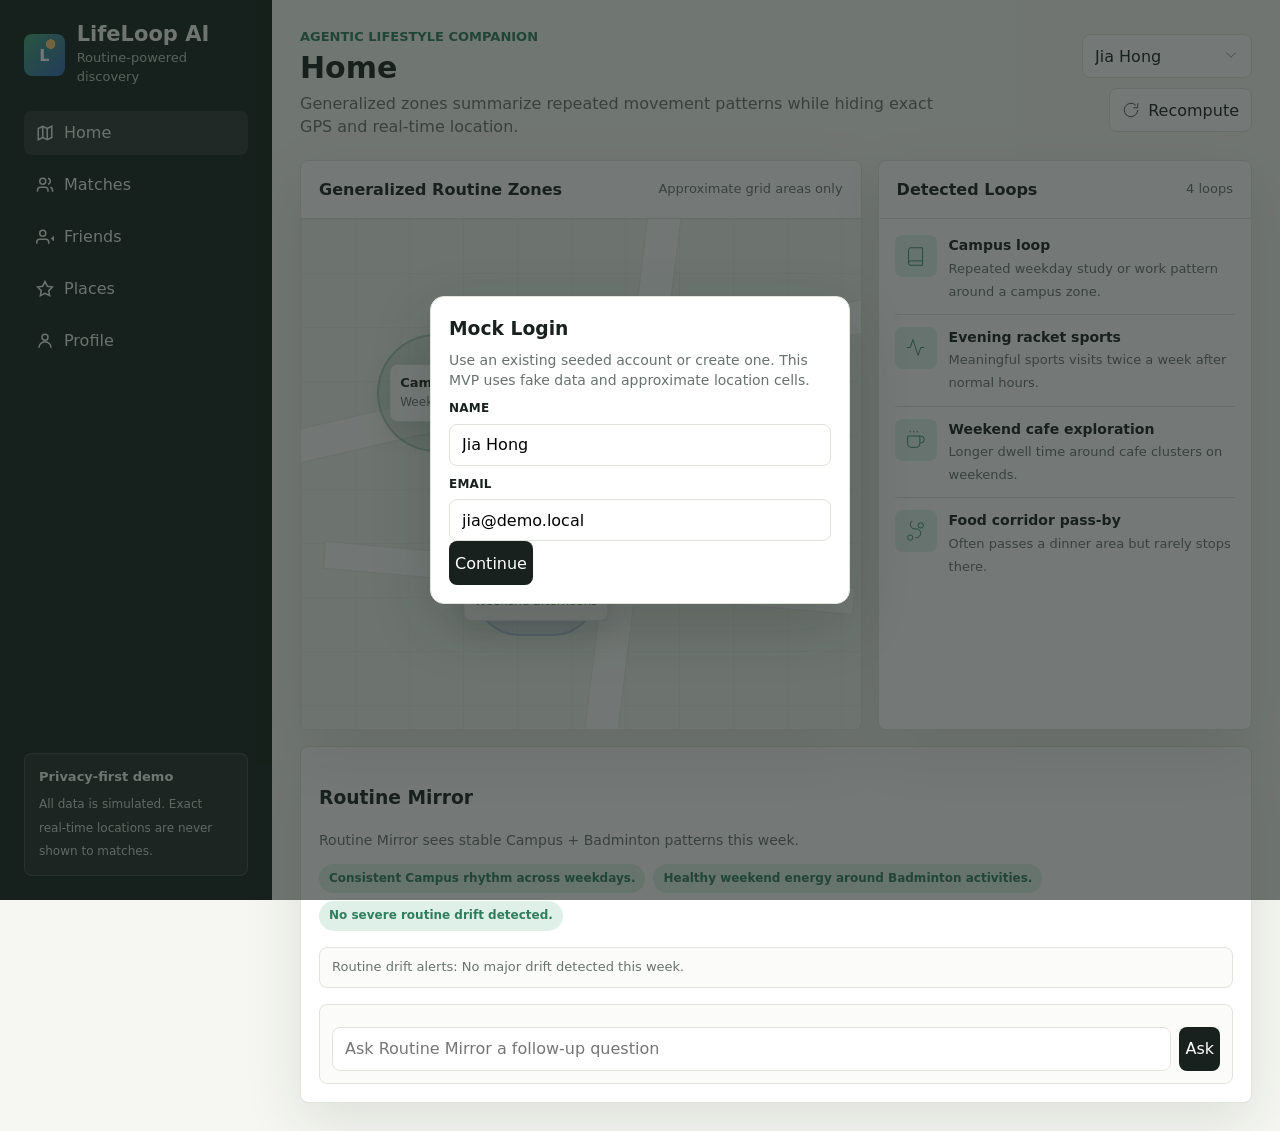
<file: index.html>
<!doctype html>
<html lang="en">
<head>
  <meta charset="utf-8">
  <meta name="viewport" content="width=device-width, initial-scale=1">
  <meta name="description" content="LifeLoop AI is a privacy-first lifestyle matching and mission generation demo built for an AI agents hackathon.">
  <meta name="theme-color" content="#15211b">
  <meta name="mobile-web-app-capable" content="yes">
  <meta name="apple-mobile-web-app-capable" content="yes">
  <meta name="apple-mobile-web-app-title" content="LifeLoop AI">
  <title>LifeLoop AI</title>
  <link rel="stylesheet" href="src/styles.css">
</head>
<body>
  <div class="shell">
    <aside>
      <div class="brand">
        <div class="mark">L</div>
        <div>
          <h1>LifeLoop AI</h1>
          <p>Routine-powered discovery</p>
        </div>
      </div>

      <nav aria-label="Primary">
        <button class="nav-button active" data-section="routine" title="Home">
          <svg viewBox="0 0 24 24" fill="none" stroke="currentColor"><path d="M9 18l-6 3V6l6-3 6 3 6-3v15l-6 3-6-3z"/><path d="M9 3v15"/><path d="M15 6v15"/></svg>
          <span>Home</span>
        </button>
        <button class="nav-button" data-section="matches" title="Matches">
          <svg viewBox="0 0 24 24" fill="none" stroke="currentColor"><path d="M16 21v-2a4 4 0 0 0-4-4H6a4 4 0 0 0-4 4v2"/><circle cx="9" cy="7" r="4"/><path d="M22 21v-2a4 4 0 0 0-3-3.87"/><path d="M16 3.13a4 4 0 0 1 0 7.75"/></svg>
          <span>Matches</span>
        </button>
        <button class="nav-button" data-section="friends" title="Friends">
          <svg viewBox="0 0 24 24" fill="none" stroke="currentColor"><path d="M17 21v-2a4 4 0 0 0-4-4H5a4 4 0 0 0-4 4v2"/><circle cx="9" cy="7" r="4"/><path d="M23 11v6"/><path d="M20 14h6"/></svg>
          <span>Friends</span>
        </button>
        <button class="nav-button" data-section="missions" title="Places">
          <svg viewBox="0 0 24 24" fill="none" stroke="currentColor"><path d="M12 2l3.09 6.26L22 9.27l-5 4.87L18.18 21 12 17.77 5.82 21 7 14.14l-5-4.87 6.91-1.01L12 2z"/></svg>
          <span>Places</span>
        </button>
        <button class="nav-button" data-section="profile" title="Profile">
          <svg viewBox="0 0 24 24" fill="none" stroke="currentColor"><path d="M20 21a8 8 0 0 0-16 0"/><circle cx="12" cy="7" r="4"/></svg>
          <span>Profile</span>
        </button>
      </nav>

      <div class="privacy-note">
        <strong>Privacy-first demo</strong>
        <span>All data is simulated. Exact real-time locations are never shown to matches.</span>
      </div>
    </aside>

    <main>
      <header class="topbar">
        <div>
          <p class="kicker">Agentic lifestyle companion</p>
          <h2 id="page-title">Home</h2>
          <p class="subtitle" id="page-subtitle">LifeLoop learns monthly movement patterns, then matches people and places without exposing exact live location.</p>
        </div>
        <div class="toolbar">
          <div class="select-wrap">
            <select id="user-select" aria-label="Select demo user"></select>
            <svg viewBox="0 0 24 24" fill="none" stroke="currentColor"><path d="m6 9 6 6 6-6"/></svg>
          </div>
          <button class="ghost-button" id="rerun">
            <svg viewBox="0 0 24 24" fill="none" stroke="currentColor"><path d="M21 12a9 9 0 1 1-2.64-6.36"/><path d="M21 3v6h-6"/></svg>
            <span>Recompute</span>
          </button>
        </div>
      </header>

      <section id="routine" class="section active">
        <div class="grid two">
          <div class="panel">
            <div class="panel-head">
              <h3>Generalized Routine Zones</h3>
              <span>Approximate grid areas only</span>
            </div>
            <div class="map" id="map"></div>
          </div>
          <div class="panel">
            <div class="panel-head">
              <h3>Detected Loops</h3>
              <span id="loop-count">0 loops</span>
            </div>
            <div class="routine-list" id="routine-list"></div>
          </div>
        </div>
        <div class="panel pad inset-top">
          <h3>Routine Mirror</h3>
          <p class="explain" id="routine-mirror-summary">Weekly routine summary is loading.</p>
          <div class="tag-row" id="routine-mirror-highlights"></div>
          <div class="inline-note inset-top" id="routine-mirror-alerts"></div>
          <div class="chat-shell inset-top">
            <div class="chat-messages" id="routine-chat-log"></div>
            <div class="chat-input-row">
              <input class="field-input" id="routine-chat-input" placeholder="Ask Routine Mirror a follow-up question">
              <button class="connect" id="routine-chat-send">Ask</button>
            </div>
          </div>
        </div>
      </section>

      <section id="summary" class="section">
        <div class="grid">
          <div class="panel pad">
            <p class="summary-text" id="summary-text"></p>
            <div class="tag-row" id="summary-tags"></div>
            <div class="metric-row" id="metrics"></div>
            <div class="inline-note inset-top" id="home-note"></div>
          </div>
          <div class="grid three">
            <div class="panel pad">
              <div class="iconbox"><svg viewBox="0 0 24 24" fill="none" stroke="currentColor"><path d="M12 8V4H8"/><rect width="16" height="12" x="4" y="8" rx="2"/><path d="M9 13v2"/><path d="M15 13v2"/></svg></div>
              <h3>Onboarding & Permission</h3>
              <p class="explain" id="onboarding-copy">Explain why tracking is approximate, privacy-safe, and revocable at any time.</p>
            </div>
            <div class="panel pad">
              <div class="iconbox"><svg viewBox="0 0 24 24" fill="none" stroke="currentColor"><circle cx="12" cy="12" r="10"/><path d="M12 6v6l4 2"/></svg></div>
              <h3>Routine Profile Window</h3>
              <p class="explain" id="profile-window-copy">Build profile using latest 30 days of compressed routes and stay points.</p>
            </div>
            <div class="panel pad">
              <div class="iconbox"><svg viewBox="0 0 24 24" fill="none" stroke="currentColor"><path d="M20 13c0 5-3.5 7.5-7.66 8.95a1 1 0 0 1-.68 0C7.5 20.5 4 18 4 13V6a1 1 0 0 1 1-1c2 0 4.5-1.2 6.24-2.72a1.17 1.17 0 0 1 1.52 0C14.51 3.81 17 5 19 5a1 1 0 0 1 1 1v7z"/></svg></div>
              <h3>Live Privacy Guardrail</h3>
              <p class="explain" id="guardrail-copy">Matching and recommendations are automatically disabled when privacy toggles are off.</p>
            </div>
          </div>
        </div>
      </section>

      <section id="matches" class="section">
        <div class="card-grid" id="match-list"></div>
      </section>

      <section id="friends" class="section">
        <div class="grid two">
          <div class="panel pad">
            <h3>Liked People · Weekly Social Planner</h3>
            <p class="explain">Every liked profile gets 2-3 broad windows based on routine overlap.</p>
            <div class="friend-mini-list inset-top" id="liked-list"></div>
            <h3 class="inset-top">Mutual Friends</h3>
            <p class="explain">Only people with mutual likes can chat here.</p>
            <div class="friend-list inset-top" id="friend-list"></div>
          </div>
          <div class="panel pad">
            <h3 id="friend-chat-title">Friend Chat</h3>
            <p class="explain" id="friend-chat-subtitle">Select a mutual friend to start chatting.</p>
            <div class="tag-row" id="friend-windows"></div>
            <div class="place-scout-list inset-top" id="friend-place-scout"></div>
            <div class="chat-shell inset-top">
              <div class="chat-messages" id="friend-chat-messages"></div>
              <div class="chat-input-row">
                <input class="field-input" id="friend-chat-input" placeholder="Send a message">
                <button class="connect" id="friend-chat-send">Send</button>
              </div>
            </div>
            <div class="inline-note inset-top" id="safety-alert" hidden></div>
          </div>
        </div>
      </section>

      <section id="missions" class="section">
        <div class="grid two">
          <div class="panel">
            <div class="panel-head">
              <h3>Recommended Places</h3>
              <span id="points-total">0 results</span>
            </div>
            <div id="mission-list"></div>
          </div>
          <div class="panel pad">
            <h3>Route-Aware Missions</h3>
            <p class="explain">Missions are generated from frequent routine categories and compressed movement loops.</p>
            <div class="reward-grid inset-top" id="reward-list"></div>
          </div>
        </div>
      </section>

      <section id="profile" class="section">
        <div class="panel pad">
          <div class="panel-title-row">
            <h3>My Profile</h3>
            <span class="profile-message" id="profile-message"></span>
          </div>
          <div id="profile-editor"></div>
          <div class="profile-settings inset-top">
            <h3>Settings</h3>
            <p class="explain">Manage privacy controls and account access from here.</p>
            <div class="settings-grid inset-top" id="privacy-settings-form"></div>
            <div class="settings-actions inset-top">
              <button class="connect danger" id="delete-history">Delete Location History</button>
              <button class="connect secondary" id="logout-button">Log Out</button>
              <span class="explain" id="privacy-message"></span>
            </div>
          </div>
        </div>
      </section>
    </main>
  </div>

  <div class="overlay visible" id="login-modal" role="dialog" aria-modal="true" aria-labelledby="login-title">
    <div class="overlay-card">
      <h3 id="login-title">Mock Login</h3>
      <p class="explain">Use an existing seeded account or create one. This MVP uses fake data and approximate location cells.</p>
      <label class="field-label" for="login-name">Name</label>
      <input class="field-input" id="login-name" placeholder="Your name">
      <label class="field-label" for="login-email">Email</label>
      <input class="field-input" id="login-email" type="email" placeholder="you@example.com">
      <button class="connect" id="login-continue">Continue</button>
      <span class="explain" id="login-message"></span>
    </div>
  </div>

  <div class="overlay" id="match-modal" role="dialog" aria-modal="true" aria-labelledby="match-modal-title">
    <div class="overlay-card">
      <h3 id="match-modal-title">Match Detail</h3>
      <p class="explain" id="match-modal-body"></p>
      <div class="tag-row" id="match-modal-tags"></div>
      <button class="connect" id="match-modal-close">Close</button>
    </div>
  </div>

  <div class="zoom-modal" id="profile-zoom-modal" aria-hidden="true">
    <div class="zoom-backdrop" data-zoom-close="true"></div>
    <div class="zoom-dialog">
      <button class="zoom-close" id="profile-zoom-close" type="button" aria-label="Close zoom view">Close</button>
      <img id="profile-zoom-image" alt="Profile photo preview">
    </div>
  </div>

  <div class="zoom-modal" id="public-profile-modal" aria-hidden="true">
    <div class="zoom-backdrop" data-public-close="true"></div>
    <div class="zoom-dialog public-dialog">
      <button class="zoom-close" id="public-profile-close" type="button" aria-label="Close profile view">Close</button>
      <div id="public-profile-content"></div>
    </div>
  </div>

  <script src="src/data.js"></script>
  <script src="src/icons.js"></script>
  <script src="src/app.js"></script>
</body>
</html>
</file>
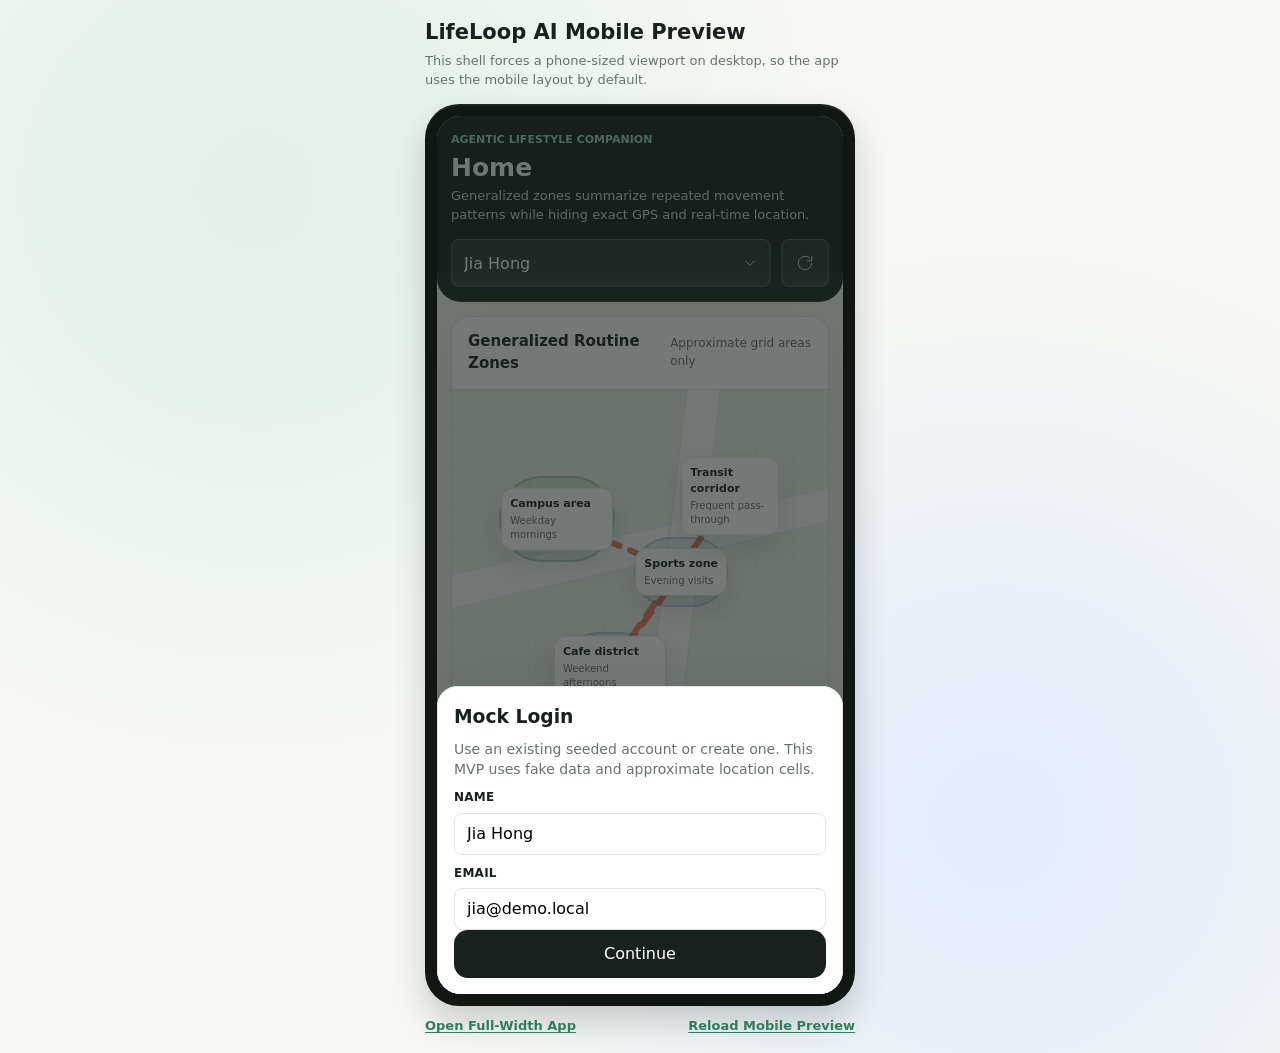
<file: mobile-preview.html>
<!doctype html>
<html lang="en">
<head>
  <meta charset="utf-8">
  <meta name="viewport" content="width=device-width, initial-scale=1">
  <meta name="description" content="Phone-sized preview shell for LifeLoop AI.">
  <title>LifeLoop AI | Mobile Preview</title>
  <style>
    :root {
      color-scheme: light;
    }

    * {
      box-sizing: border-box;
    }

    body {
      margin: 0;
      min-height: 100vh;
      padding: 20px 12px;
      display: grid;
      place-items: center;
      background:
        radial-gradient(circle at 20% 18%, #dff0e8 0%, rgba(223, 240, 232, 0) 42%),
        radial-gradient(circle at 78% 78%, #e2ebfb 0%, rgba(226, 235, 251, 0) 44%),
        #f6f7f2;
      color: #18211d;
      font-family: Inter, ui-sans-serif, system-ui, -apple-system, BlinkMacSystemFont, "Segoe UI", sans-serif;
    }

    .preview {
      width: min(100%, 430px);
    }

    h1 {
      margin: 0 0 8px;
      font-size: 21px;
    }

    p {
      margin: 0;
      color: #68726d;
      font-size: 13px;
      line-height: 1.45;
    }

    .phone {
      margin-top: 14px;
      border-radius: 34px;
      padding: 12px;
      background: #111713;
      box-shadow:
        0 16px 32px rgba(24, 33, 29, 0.2),
        0 2px 0 rgba(255, 255, 255, 0.06) inset;
    }

    iframe {
      display: block;
      width: 100%;
      aspect-ratio: 390 / 844;
      border: 0;
      border-radius: 24px;
      background: #ffffff;
    }

    .links {
      margin-top: 12px;
      display: flex;
      justify-content: space-between;
      gap: 8px;
      flex-wrap: wrap;
    }

    a {
      color: #2f7d5c;
      text-decoration-thickness: 1px;
      text-underline-offset: 2px;
      font-weight: 700;
      font-size: 13px;
    }
  </style>
</head>
<body>
  <div class="preview">
    <h1>LifeLoop AI Mobile Preview</h1>
    <p>This shell forces a phone-sized viewport on desktop, so the app uses the mobile layout by default.</p>
    <div class="phone">
      <iframe title="LifeLoop AI mobile layout preview" src="./index.html"></iframe>
    </div>
    <div class="links">
      <a href="./index.html">Open Full-Width App</a>
      <a href="./mobile-preview.html">Reload Mobile Preview</a>
    </div>
  </div>
</body>
</html>
</file>
<file: src/styles.css>
:root {
  --bg: #f6f7f2;
  --ink: #18211d;
  --muted: #68726d;
  --panel: #ffffff;
  --line: #dfe4dc;
  --green: #2f7d5c;
  --green-2: #dff0e8;
  --coral: #ee7b62;
  --blue: #3567b7;
  --blue-2: #e2ebfb;
  --gold: #b77a1e;
  --gold-2: #f5ead5;
  --shadow: 0 20px 60px rgba(24, 33, 29, 0.11);
}

* {
  box-sizing: border-box;
}

body {
  margin: 0;
  background: var(--bg);
  color: var(--ink);
  font-family: Inter, ui-sans-serif, system-ui, -apple-system, BlinkMacSystemFont, "Segoe UI", sans-serif;
  line-height: 1.45;
  -webkit-font-smoothing: antialiased;
}

button,
select,
input {
  font: inherit;
}

button {
  -webkit-tap-highlight-color: transparent;
}

.shell {
  min-height: 100vh;
  display: grid;
  grid-template-columns: 272px 1fr;
}

aside {
  position: sticky;
  top: 0;
  height: 100vh;
  padding: 24px;
  background: #15211b;
  color: #f6f7f2;
  display: flex;
  flex-direction: column;
  gap: 24px;
}

.brand,
.avatar-name {
  display: flex;
  align-items: center;
  gap: 12px;
}

.avatar-name.open-profile {
  border: 0;
  padding: 0;
  background: transparent;
  color: inherit;
  cursor: pointer;
  text-align: left;
}

.avatar-name.open-profile span {
  display: grid;
  gap: 2px;
}

.avatar-name.open-profile strong {
  font-size: 16px;
}

.avatar-name.open-profile small {
  color: var(--muted);
  font-size: 12px;
}

.mark {
  width: 42px;
  height: 42px;
  border-radius: 8px;
  background:
    radial-gradient(circle at 65% 24%, #ffcc6f 0 11%, transparent 12%),
    linear-gradient(135deg, #44a476, #3567b7);
  display: grid;
  place-items: center;
  color: white;
  font-weight: 900;
}

.brand h1 {
  font-size: 21px;
  line-height: 1;
  margin: 0;
  letter-spacing: 0;
}

.brand p {
  margin: 4px 0 0;
  color: #b9c7bf;
  font-size: 13px;
}

nav {
  display: grid;
  gap: 8px;
}

.nav-button {
  min-height: 44px;
  border: 0;
  border-radius: 8px;
  padding: 0 12px;
  display: flex;
  align-items: center;
  gap: 10px;
  color: #e9f0ec;
  background: transparent;
  cursor: pointer;
  text-align: left;
}

.nav-button svg {
  width: 18px;
  height: 18px;
  stroke-width: 2;
  flex: 0 0 auto;
}

.nav-button.active,
.nav-button:hover {
  background: rgba(255, 255, 255, 0.1);
}

.privacy-note {
  margin-top: auto;
  border: 1px solid rgba(255, 255, 255, 0.14);
  border-radius: 8px;
  padding: 14px;
  background: rgba(255, 255, 255, 0.06);
}

.privacy-note strong {
  display: block;
  font-size: 13px;
  margin-bottom: 5px;
}

.privacy-note span {
  color: #cbd7d1;
  font-size: 12px;
}

main {
  padding: 28px;
  max-width: 1280px;
  width: 100%;
  margin: 0 auto;
}

.topbar {
  display: flex;
  justify-content: space-between;
  align-items: center;
  gap: 18px;
  margin-bottom: 22px;
}

.kicker {
  color: var(--green);
  font-weight: 800;
  font-size: 13px;
  margin: 0 0 4px;
  text-transform: uppercase;
}

h2 {
  font-size: 30px;
  line-height: 1.1;
  margin: 0;
  letter-spacing: 0;
}

.subtitle {
  color: var(--muted);
  margin: 8px 0 0;
  max-width: 760px;
}

.toolbar {
  display: flex;
  gap: 10px;
  align-items: center;
  flex-wrap: wrap;
  justify-content: flex-end;
}

.select-wrap {
  position: relative;
}

select {
  appearance: none;
  min-height: 44px;
  border: 1px solid var(--line);
  border-radius: 8px;
  padding: 0 38px 0 12px;
  background: white;
  color: var(--ink);
  cursor: pointer;
  min-width: 170px;
}

.select-wrap svg {
  pointer-events: none;
  position: absolute;
  right: 12px;
  top: 12px;
  width: 18px;
  height: 18px;
  color: var(--muted);
}

.ghost-button {
  min-height: 44px;
  border: 1px solid var(--line);
  border-radius: 8px;
  background: white;
  color: var(--ink);
  padding: 0 12px;
  display: inline-flex;
  align-items: center;
  gap: 8px;
  cursor: pointer;
}

.ghost-button svg {
  width: 18px;
  height: 18px;
}

.grid {
  display: grid;
  gap: 16px;
}

.grid.two {
  grid-template-columns: minmax(0, 1.2fr) minmax(320px, 0.8fr);
}

.grid.three {
  grid-template-columns: repeat(3, minmax(0, 1fr));
}

.panel {
  background: var(--panel);
  border: 1px solid var(--line);
  border-radius: 8px;
  box-shadow: var(--shadow);
  overflow: hidden;
}

.panel.pad {
  padding: 18px;
}

.panel-head {
  min-height: 58px;
  padding: 16px 18px;
  border-bottom: 1px solid var(--line);
  display: flex;
  align-items: center;
  justify-content: space-between;
  gap: 12px;
}

.panel-head h3,
.card h3 {
  margin: 0;
  font-size: 16px;
  letter-spacing: 0;
}

.panel-head span {
  color: var(--muted);
  font-size: 13px;
}

.map {
  position: relative;
  height: 510px;
  background:
    linear-gradient(90deg, rgba(24, 33, 29, 0.04) 1px, transparent 1px),
    linear-gradient(rgba(24, 33, 29, 0.04) 1px, transparent 1px),
    #edf2ec;
  background-size: 54px 54px;
  overflow: hidden;
}

.map.google-mode {
  background: #dfe7de;
}

.road {
  position: absolute;
  background: rgba(255, 255, 255, 0.72);
  border: 1px solid rgba(104, 114, 109, 0.16);
}

.road.r1 {
  width: 118%;
  height: 34px;
  left: -50px;
  top: 145px;
  transform: rotate(-13deg);
}

.road.r2 {
  width: 34px;
  height: 118%;
  left: 56%;
  top: -30px;
  transform: rotate(7deg);
}

.road.r3 {
  width: 95%;
  height: 28px;
  left: 22px;
  top: 345px;
  transform: rotate(5deg);
}

.route {
  position: absolute;
  inset: 0;
  width: 100%;
  height: 100%;
}

.zone {
  position: absolute;
  border-radius: 999px;
  border: 2px solid rgba(47, 125, 92, 0.28);
  background: rgba(47, 125, 92, 0.12);
  transform: translate(-50%, -50%);
}

.zone.big {
  width: 162px;
  height: 118px;
}

.zone.mid {
  width: 122px;
  height: 88px;
  background: rgba(53, 103, 183, 0.11);
  border-color: rgba(53, 103, 183, 0.24);
}

.pin {
  position: absolute;
  transform: translate(-50%, -50%);
  min-width: 118px;
  max-width: 160px;
  padding: 9px 10px;
  border-radius: 8px;
  background: white;
  box-shadow: 0 12px 30px rgba(24, 33, 29, 0.14);
  border: 1px solid var(--line);
}

.pin strong {
  display: block;
  font-size: 13px;
  overflow-wrap: anywhere;
}

.pin span {
  display: block;
  color: var(--muted);
  font-size: 12px;
  margin-top: 2px;
}

.routine-list {
  display: grid;
  gap: 12px;
  padding: 16px;
}

.routine-item {
  display: grid;
  grid-template-columns: 42px 1fr;
  gap: 12px;
  align-items: start;
  padding-bottom: 12px;
  border-bottom: 1px solid var(--line);
}

.routine-item:last-child {
  border-bottom: 0;
  padding-bottom: 0;
}

.iconbox {
  width: 42px;
  height: 42px;
  border-radius: 8px;
  display: grid;
  place-items: center;
  background: var(--green-2);
  color: var(--green);
}

.iconbox svg {
  width: 21px;
  height: 21px;
}

.routine-item strong {
  font-size: 14px;
  display: block;
}

.routine-item span {
  color: var(--muted);
  font-size: 13px;
}

.tag-row {
  display: flex;
  flex-wrap: wrap;
  gap: 8px;
  margin-top: 14px;
}

.tag {
  border-radius: 999px;
  padding: 6px 10px;
  font-size: 12px;
  font-weight: 750;
  background: var(--green-2);
  color: var(--green);
  white-space: nowrap;
}

.tag.blue {
  background: var(--blue-2);
  color: var(--blue);
}

.tag.gold {
  background: var(--gold-2);
  color: var(--gold);
}

.summary-text {
  font-size: 21px;
  line-height: 1.35;
  margin: 0;
}

.inline-note {
  margin-top: 14px;
  padding: 10px 12px;
  border-radius: 8px;
  border: 1px solid var(--line);
  background: #fbfcf9;
  color: var(--muted);
  font-size: 13px;
}

.metric-row {
  display: grid;
  grid-template-columns: repeat(4, minmax(0, 1fr));
  gap: 12px;
  margin-top: 18px;
}

.metric {
  padding: 14px;
  border: 1px solid var(--line);
  border-radius: 8px;
  background: #fbfcf9;
}

.metric strong {
  display: block;
  font-size: 24px;
}

.metric span {
  color: var(--muted);
  font-size: 12px;
}

.card-grid {
  display: grid;
  grid-template-columns: repeat(3, minmax(0, 1fr));
  gap: 16px;
}

.card {
  border: 1px solid var(--line);
  border-radius: 8px;
  background: white;
  padding: 16px;
  min-height: 250px;
  display: flex;
  flex-direction: column;
  gap: 12px;
  box-shadow: 0 12px 32px rgba(24, 33, 29, 0.07);
}

.avatar-row {
  display: flex;
  align-items: center;
  justify-content: space-between;
  gap: 12px;
}

.avatar {
  width: 46px;
  height: 46px;
  border-radius: 8px;
  display: grid;
  place-items: center;
  color: white;
  font-weight: 900;
  background: linear-gradient(135deg, var(--green), var(--blue));
}

.score {
  color: var(--green);
  font-weight: 900;
  font-size: 24px;
}

.explain {
  color: var(--muted);
  font-size: 14px;
  margin: 0;
}

.connect {
  margin-top: auto;
  min-height: 44px;
  border: 0;
  border-radius: 8px;
  background: var(--ink);
  color: white;
  display: inline-flex;
  justify-content: center;
  align-items: center;
  gap: 8px;
  cursor: pointer;
}

.connect.secondary {
  background: #ffffff;
  color: var(--ink);
  border: 1px solid var(--line);
}

.connect.danger {
  background: #5f1f18;
}

.connect svg {
  width: 18px;
  height: 18px;
}

.card-actions {
  margin-top: auto;
  display: grid;
  gap: 8px;
}

.mission {
  display: grid;
  grid-template-columns: 48px 1fr auto;
  gap: 14px;
  align-items: center;
  padding: 16px;
  border-bottom: 1px solid var(--line);
}

.mission:last-child {
  border-bottom: 0;
}

.mission h3 {
  margin: 0 0 4px;
  font-size: 15px;
}

.mission p {
  color: var(--muted);
  font-size: 13px;
  margin: 0;
}

.points {
  min-width: 78px;
  text-align: center;
  border-radius: 8px;
  background: var(--gold-2);
  color: var(--gold);
  font-weight: 900;
  padding: 10px;
}

.privacy-grid {
  display: grid;
  grid-template-columns: repeat(2, minmax(0, 1fr));
  gap: 14px;
}

.rule {
  padding: 14px;
  border: 1px solid var(--line);
  border-radius: 8px;
  background: #fbfcf9;
}

.rule strong {
  display: flex;
  gap: 8px;
  align-items: center;
  font-size: 14px;
  margin-bottom: 6px;
}

.rule svg {
  width: 18px;
  height: 18px;
  color: var(--green);
}

.rule span {
  color: var(--muted);
  font-size: 13px;
}

.settings-grid {
  display: grid;
  gap: 10px;
}

.setting {
  display: flex;
  justify-content: space-between;
  align-items: center;
  gap: 12px;
  min-height: 48px;
  padding: 10px 12px;
  border-radius: 8px;
  border: 1px solid var(--line);
  background: #fbfcf9;
}

.setting label {
  display: block;
  font-size: 14px;
  font-weight: 700;
}

.setting span {
  color: var(--muted);
  font-size: 12px;
}

.settings-actions {
  display: grid;
  gap: 8px;
}

.toggle {
  width: 44px;
  height: 24px;
}

.reward-grid {
  display: grid;
  grid-template-columns: repeat(4, minmax(0, 1fr));
  gap: 16px;
}

.reward {
  min-height: 184px;
  padding: 16px;
  border-radius: 8px;
  border: 1px solid var(--line);
  background:
    linear-gradient(135deg, rgba(255, 255, 255, 0.88), rgba(255, 255, 255, 0.72)),
    repeating-linear-gradient(45deg, rgba(47, 125, 92, 0.14) 0 10px, rgba(53, 103, 183, 0.12) 10px 20px);
  display: flex;
  flex-direction: column;
  justify-content: space-between;
}

.reward strong {
  font-size: 16px;
}

.reward span {
  color: var(--muted);
  font-size: 13px;
}

.panel-title-row {
  display: flex;
  justify-content: space-between;
  align-items: center;
  gap: 12px;
}

.panel-title-row h3 {
  margin: 0;
}

.profile-message {
  color: var(--green);
  font-size: 12px;
  font-weight: 700;
}

.profile-message.error {
  color: #b84a4a;
}

.profile-form {
  display: grid;
  gap: 12px;
}

.profile-avatar,
.mini-avatar {
  border-radius: 12px;
  background: linear-gradient(135deg, var(--green), var(--blue));
  color: white;
  font-weight: 900;
  display: grid;
  place-items: center;
  overflow: hidden;
}

.profile-avatar {
  width: 74px;
  height: 74px;
  font-size: 28px;
}

.profile-header {
  display: grid;
  justify-items: center;
  gap: 10px;
}

.profile-avatar-button {
  border: 1px solid var(--line);
  border-radius: 12px;
  background: #fbfcf9;
  display: flex;
  align-items: center;
  justify-content: center;
  gap: 8px;
  padding: 12px;
  cursor: pointer;
  text-align: center;
  width: 100%;
  max-width: 220px;
  margin: 0 auto;
}

.profile-avatar-button.centered {
  flex-direction: column;
}

.profile-avatar-button span {
  color: var(--muted);
  font-size: 12px;
  font-weight: 700;
}

.mini-avatar {
  width: 44px;
  height: 44px;
  font-size: 18px;
}

.profile-avatar.has-image img,
.mini-avatar.has-image img,
.avatar.has-image img {
  width: 100%;
  height: 100%;
  object-fit: cover;
}

.profile-identity {
  text-align: center;
}

.profile-identity h4 {
  margin: 0;
  font-size: 18px;
}

.profile-bio-display {
  margin: 4px 0 0;
  font-size: 13px;
  line-height: 1.4;
  max-width: 380px;
}

.profile-bio-display.muted {
  color: var(--muted);
}

.profile-avatar-actions {
  display: flex;
  gap: 8px;
  flex-wrap: wrap;
  justify-content: center;
}

.profile-avatar-actions input[type="file"] {
  display: none;
}

.ghost-button.compact {
  min-height: 36px;
  padding: 0 10px;
  font-size: 13px;
}

.profile-save {
  margin-top: 2px;
}

.profile-edit-fields {
  display: grid;
  gap: 8px;
}

.profile-edit-actions {
  display: flex;
  justify-content: center;
}

.profile-edit-actions .connect {
  width: min(100%, 260px);
}

.profile-settings {
  border-top: 1px solid var(--line);
  padding-top: 12px;
}

.profile-settings h3 {
  margin: 0;
}

.gallery-editor {
  border: 1px solid var(--line);
  border-radius: 12px;
  padding: 10px;
  background: #fbfcf9;
}

.gallery-head {
  display: flex;
  align-items: center;
  justify-content: space-between;
  gap: 10px;
}

.gallery-head strong {
  font-size: 14px;
}

.gallery-head span {
  color: var(--muted);
  font-size: 12px;
}

.gallery-upload-row {
  margin-top: 8px;
  display: flex;
  flex-wrap: wrap;
  gap: 8px;
  align-items: center;
}

.gallery-help {
  color: var(--muted);
  font-size: 12px;
}

.gallery-grid {
  display: grid;
  grid-template-columns: repeat(2, minmax(0, 1fr));
  gap: 8px;
  margin-top: 10px;
}

.gallery-grid.compact {
  margin-top: 6px;
}

.gallery-editor-tile {
  position: relative;
}

.gallery-tile {
  width: 100%;
  aspect-ratio: 1 / 1;
  border: 1px solid var(--line);
  border-radius: 10px;
  overflow: hidden;
  padding: 0;
  cursor: zoom-in;
  background: #f2f5f1;
}

.gallery-tile img {
  width: 100%;
  height: 100%;
  object-fit: cover;
  display: block;
}

.gallery-remove {
  margin-top: 6px;
  width: 100%;
  min-height: 32px;
  border: 1px solid #f1cccc;
  border-radius: 8px;
  background: #fff8f8;
  color: #9c3434;
  font-size: 12px;
  cursor: pointer;
}

.empty-state {
  border: 1px dashed var(--line);
  border-radius: 10px;
  padding: 12px;
  color: var(--muted);
  font-size: 13px;
  background: #fbfcf9;
}

.empty-state.small-empty {
  margin-top: 10px;
}

.zoom-modal {
  position: fixed;
  inset: 0;
  z-index: 70;
  pointer-events: none;
  opacity: 0;
  transition: opacity 160ms ease;
}

.zoom-modal.visible {
  pointer-events: auto;
  opacity: 1;
}

.zoom-backdrop {
  position: absolute;
  inset: 0;
  background: rgba(10, 14, 12, 0.72);
}

.zoom-dialog {
  position: absolute;
  left: 50%;
  top: 50%;
  transform: translate(-50%, -50%);
  width: min(92vw, 520px);
  background: #111713;
  border: 1px solid rgba(255, 255, 255, 0.18);
  border-radius: 16px;
  padding: 10px;
}

.zoom-dialog.public-dialog {
  width: min(94vw, 560px);
}

.zoom-dialog img {
  display: block;
  width: 100%;
  aspect-ratio: 1 / 1;
  border-radius: 12px;
  object-fit: cover;
}

.public-head {
  display: flex;
  align-items: center;
  gap: 10px;
}

.public-head h3 {
  margin: 0 0 4px;
  font-size: 18px;
  color: #ffffff;
}

.public-head .explain {
  color: #d8e3de;
}

.public-avatar {
  width: 56px;
  height: 56px;
  font-size: 22px;
}

.public-stats {
  margin: 12px 0 8px;
  display: flex;
  gap: 10px;
  flex-wrap: wrap;
}

.public-stats span {
  border: 1px solid rgba(255, 255, 255, 0.16);
  border-radius: 999px;
  padding: 4px 10px;
  color: #d8e3de;
  font-size: 12px;
}

.public-stats strong {
  color: #ffffff;
}

.public-gallery-title {
  margin: 8px 0 0;
  color: #eef3f0;
}

.zoom-close {
  min-height: 36px;
  padding: 0 12px;
  border-radius: 8px;
  border: 1px solid rgba(255, 255, 255, 0.16);
  background: rgba(255, 255, 255, 0.08);
  color: #ffffff;
  margin-bottom: 8px;
  cursor: pointer;
}

.chat-shell {
  border: 1px solid var(--line);
  border-radius: 8px;
  background: #fbfcf9;
  padding: 12px;
}

.chat-messages {
  display: grid;
  gap: 8px;
  max-height: 240px;
  overflow-y: auto;
}

.chat-message {
  padding: 10px 11px;
  border-radius: 8px;
  border: 1px solid var(--line);
  background: #ffffff;
  font-size: 13px;
}

.chat-message.mine {
  background: var(--green-2);
  border-color: rgba(47, 125, 92, 0.28);
}

.chat-message .meta {
  display: block;
  margin-top: 4px;
  color: var(--muted);
  font-size: 11px;
}

.chat-input-row {
  margin-top: 10px;
  display: grid;
  grid-template-columns: 1fr auto;
  gap: 8px;
}

.friend-list,
.friend-mini-list {
  display: grid;
  gap: 10px;
}

.friend-card,
.liked-card {
  border: 1px solid var(--line);
  border-radius: 8px;
  background: #fbfcf9;
  padding: 12px;
}

.friend-card.active {
  border-color: var(--green);
  box-shadow: 0 12px 32px rgba(47, 125, 92, 0.12);
}

.friend-head {
  display: flex;
  align-items: center;
  justify-content: space-between;
  gap: 12px;
}

.place-scout-list {
  display: grid;
  gap: 8px;
}

.place-scout-item {
  border: 1px solid var(--line);
  border-radius: 8px;
  background: #fbfcf9;
  padding: 10px;
}

.section {
  display: none;
}

.section.active {
  display: block;
}

.inset-top {
  margin-top: 16px;
}

.overlay {
  position: fixed;
  inset: 0;
  background: rgba(24, 33, 29, 0.6);
  display: none;
  align-items: center;
  justify-content: center;
  padding: 18px;
  z-index: 60;
}

.overlay.visible {
  display: flex;
}

.overlay-card {
  width: min(100%, 420px);
  background: #ffffff;
  border-radius: 14px;
  border: 1px solid var(--line);
  box-shadow: 0 20px 60px rgba(24, 33, 29, 0.2);
  padding: 18px;
}

.overlay-card h3 {
  margin: 0 0 8px;
}

.field-label {
  display: block;
  margin: 10px 0 6px;
  font-size: 12px;
  font-weight: 800;
  text-transform: uppercase;
  letter-spacing: 0.02em;
}

.field-input {
  width: 100%;
  min-height: 42px;
  border-radius: 8px;
  border: 1px solid var(--line);
  padding: 0 12px;
}

@media (max-width: 1060px) {
  .shell {
    grid-template-columns: 1fr;
  }

  aside {
    position: static;
    height: auto;
    padding: 16px;
  }

  nav {
    grid-template-columns: repeat(5, minmax(0, 1fr));
  }

  .nav-button {
    justify-content: center;
    padding: 0;
  }

  .nav-button span {
    display: none;
  }

  .privacy-note {
    display: none;
  }

  .grid.two,
  .card-grid,
  .reward-grid {
    grid-template-columns: 1fr 1fr;
  }
}

@media (max-width: 720px) {
  html {
    background: #15211b;
  }

  body {
    min-height: 100dvh;
    background:
      linear-gradient(180deg, #15211b 0 156px, var(--bg) 156px);
    overscroll-behavior-y: none;
  }

  .shell {
    display: block;
    min-height: 100dvh;
  }

  aside {
    position: fixed;
    top: auto;
    right: 12px;
    bottom: calc(10px + env(safe-area-inset-bottom));
    left: 12px;
    z-index: 20;
    height: 72px;
    padding: 8px;
    border: 1px solid rgba(255, 255, 255, 0.12);
    border-radius: 22px;
    background: rgba(21, 33, 27, 0.94);
    box-shadow: 0 18px 44px rgba(21, 33, 27, 0.32);
    backdrop-filter: blur(18px);
  }

  .brand {
    display: none;
  }

  nav {
    height: 100%;
    grid-template-columns: repeat(5, minmax(0, 1fr));
    gap: 2px;
  }

  .nav-button {
    min-width: 0;
    min-height: 56px;
    border-radius: 16px;
    padding: 6px 2px;
    flex-direction: column;
    justify-content: center;
    gap: 4px;
    color: #b9c7bf;
  }

  .nav-button.active {
    background: rgba(255, 255, 255, 0.14);
    color: #ffffff;
  }

  .nav-button span {
    display: block;
    max-width: 100%;
    overflow: hidden;
    text-overflow: ellipsis;
    font-size: 10px;
    font-weight: 750;
    line-height: 1.1;
    white-space: nowrap;
  }

  .nav-button svg {
    width: 20px;
    height: 20px;
  }

  main {
    width: 100%;
    max-width: 480px;
    padding: calc(14px + env(safe-area-inset-top)) 14px calc(104px + env(safe-area-inset-bottom));
  }

  .topbar {
    position: sticky;
    top: 0;
    z-index: 10;
    align-items: stretch;
    flex-direction: column;
    gap: 14px;
    margin: -14px -14px 14px;
    padding: calc(16px + env(safe-area-inset-top)) 14px 14px;
    border-bottom: 1px solid rgba(255, 255, 255, 0.1);
    background: rgba(21, 33, 27, 0.96);
    color: #f6f7f2;
    backdrop-filter: blur(18px);
    border-radius: 0 0 24px 24px;
  }

  .kicker {
    color: #92d7b8;
    font-size: 11px;
    margin-bottom: 6px;
  }

  .subtitle {
    color: #cbd7d1;
    font-size: 13px;
    margin-top: 6px;
  }

  .toolbar {
    width: 100%;
    display: grid;
    grid-template-columns: minmax(0, 1fr) 48px;
    justify-content: stretch;
  }

  .select-wrap,
  select {
    width: 100%;
  }

  select,
  .ghost-button {
    min-height: 48px;
    border-color: rgba(255, 255, 255, 0.14);
    background: rgba(255, 255, 255, 0.1);
    color: #ffffff;
  }

  select option {
    color: var(--ink);
  }

  .select-wrap svg {
    top: 15px;
    color: #dfe4dc;
  }

  .ghost-button {
    width: 48px;
    justify-content: center;
    padding: 0;
  }

  .ghost-button span {
    display: none;
  }

  h2 {
    font-size: 25px;
  }

  .section.active {
    animation: mobile-section-in 180ms ease-out;
  }

  .panel {
    border-radius: 18px;
    box-shadow: 0 12px 36px rgba(24, 33, 29, 0.09);
  }

  .panel.pad {
    padding: 16px;
  }

  .panel-head {
    min-height: auto;
    padding: 14px 16px;
  }

  .panel-head h3,
  .card h3 {
    font-size: 15px;
  }

  .panel-head span {
    font-size: 12px;
  }

  .map {
    height: min(380px, 58dvh);
    border-radius: 0 0 18px 18px;
    background-size: 38px 38px;
    touch-action: pan-y;
  }

  .zone.big {
    width: 116px;
    height: 86px;
  }

  .zone.mid {
    width: 94px;
    height: 70px;
  }

  .pin {
    min-width: 92px;
    max-width: 112px;
    padding: 7px 8px;
    border-radius: 12px;
  }

  .pin strong {
    font-size: 11px;
  }

  .pin span {
    font-size: 10px;
  }

  .grid.two,
  .reward-grid,
  .metric-row,
  .privacy-grid {
    grid-template-columns: 1fr;
  }

  .grid.three {
    grid-template-columns: 1fr;
  }

  .routine-list {
    gap: 10px;
    padding: 12px;
  }

  .routine-item {
    grid-template-columns: 40px 1fr;
    padding: 12px;
    border: 1px solid var(--line);
    border-radius: 14px;
    background: #fbfcf9;
  }

  .routine-item:last-child {
    padding-bottom: 12px;
  }

  .summary-text {
    font-size: 18px;
  }

  .tag-row {
    flex-wrap: nowrap;
    gap: 7px;
    margin-right: -16px;
    padding-right: 16px;
    overflow-x: auto;
    scrollbar-width: none;
  }

  .tag-row::-webkit-scrollbar {
    display: none;
  }

  .tag {
    flex: 0 0 auto;
  }

  .metric-row {
    gap: 10px;
  }

  .metric {
    display: flex;
    align-items: center;
    justify-content: space-between;
    gap: 12px;
    padding: 12px 14px;
  }

  .metric strong {
    font-size: 22px;
  }

  .card-grid {
    display: flex;
    gap: 12px;
    margin: 0 -14px;
    padding: 0 14px 4px;
    overflow-x: auto;
    scroll-snap-type: x mandatory;
    scrollbar-width: none;
  }

  .card-grid::-webkit-scrollbar {
    display: none;
  }

  .card {
    min-width: min(86vw, 340px);
    min-height: 330px;
    border-radius: 18px;
    padding: 16px;
    scroll-snap-align: center;
  }

  .avatar-row {
    align-items: flex-start;
  }

  .avatar {
    width: 44px;
    height: 44px;
    border-radius: 14px;
  }

  .score {
    font-size: 22px;
  }

  .connect {
    min-height: 48px;
    border-radius: 14px;
    width: 100%;
  }

  .profile-avatar {
    width: 68px;
    height: 68px;
  }

  .profile-header {
    gap: 8px;
  }

  .profile-avatar-actions {
    width: 100%;
    display: grid;
    grid-template-columns: repeat(2, minmax(0, 1fr));
  }

  .profile-avatar-button {
    padding: 8px;
    max-width: 188px;
  }

  .profile-avatar-button span {
    font-size: 10px;
  }

  .profile-avatar-actions .ghost-button {
    width: 100%;
  }

  .gallery-upload-row .ghost-button {
    flex: 1;
  }

  .zoom-dialog {
    width: min(94vw, 420px);
  }

  .settings-actions .connect {
    width: 100%;
  }

  .mission {
    grid-template-columns: 42px 1fr;
    align-items: start;
    margin: 12px;
    padding: 14px;
    border: 1px solid var(--line);
    border-radius: 16px;
    background: #fbfcf9;
  }

  .mission + .mission {
    margin-top: 0;
  }

  .points {
    grid-column: 2;
    width: fit-content;
    border-radius: 999px;
    padding: 7px 10px;
    font-size: 13px;
  }

  .reward-grid {
    gap: 10px;
  }

  .reward {
    min-height: 130px;
    border-radius: 16px;
  }

  .rule {
    border-radius: 16px;
  }

  .overlay {
    align-items: flex-end;
    padding: 0;
  }

  .overlay-card {
    width: 100%;
    border-radius: 20px 20px 0 0;
    padding: 16px;
  }
}

@keyframes mobile-section-in {
  from {
    opacity: 0;
    transform: translateY(8px);
  }

  to {
    opacity: 1;
    transform: translateY(0);
  }
}
</file>
